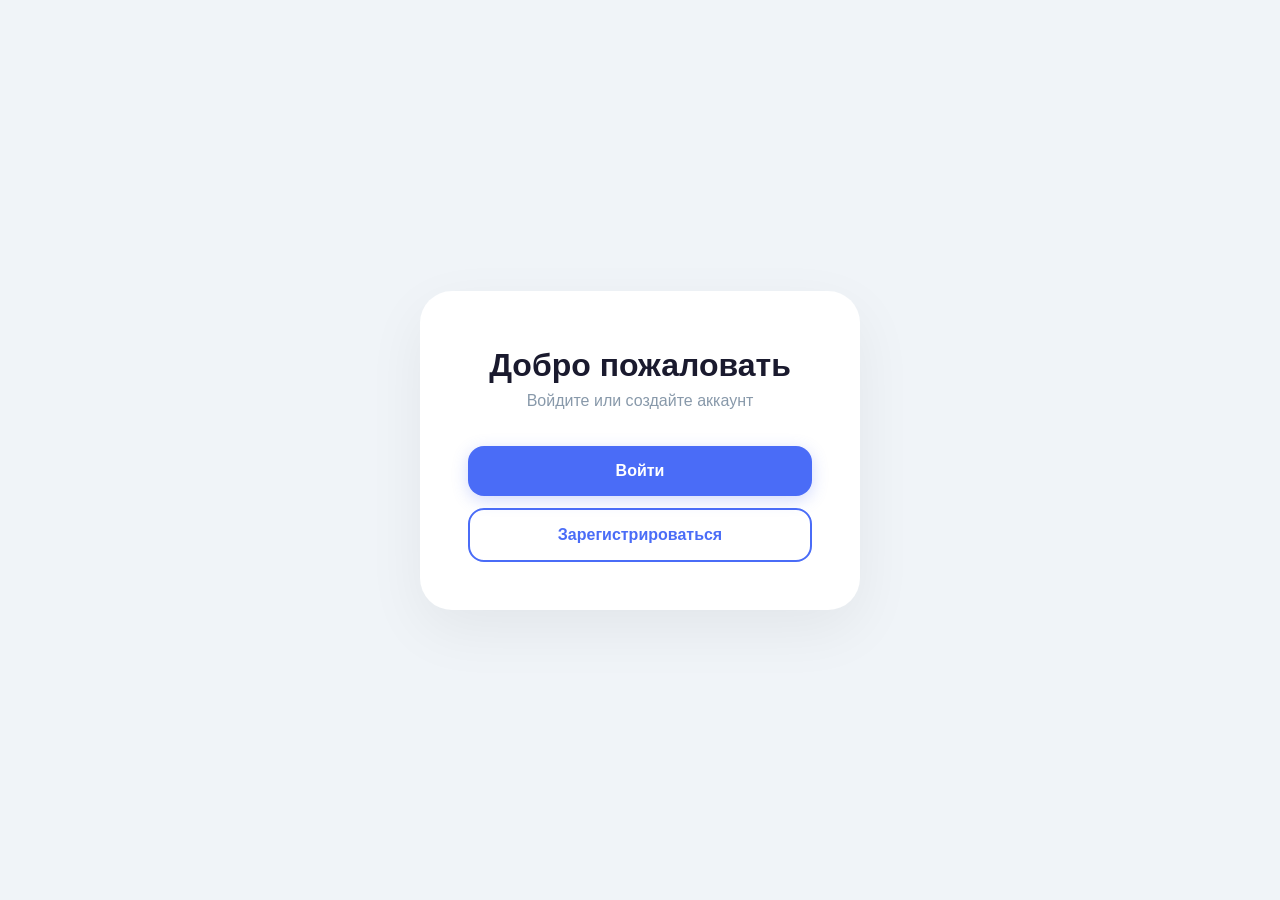
<file: index.html>
<!DOCTYPE html>
<html lang="ru">
<head>
    <meta charset="UTF-8">
    <meta name="viewport" content="width=device-width, initial-scale=1.0">
    <title>Главная</title>
    <link rel="stylesheet" href="style.css">
</head>
<body>
    <div class="start-container">
        <div class="start-box">
            <h1>Добро пожаловать</h1>
            <p class="subtitle">Войдите или создайте аккаунт</p>

            <div class="btn-group">
                <a href="login.html" class="btn btn-primary">Войти</a>
                <a href="register.html" class="btn btn-secondary">Зарегистрироваться</a>
            </div>
        </div>
    </div>

    <script src="script.js"></script>
</body>
</html>
</file>
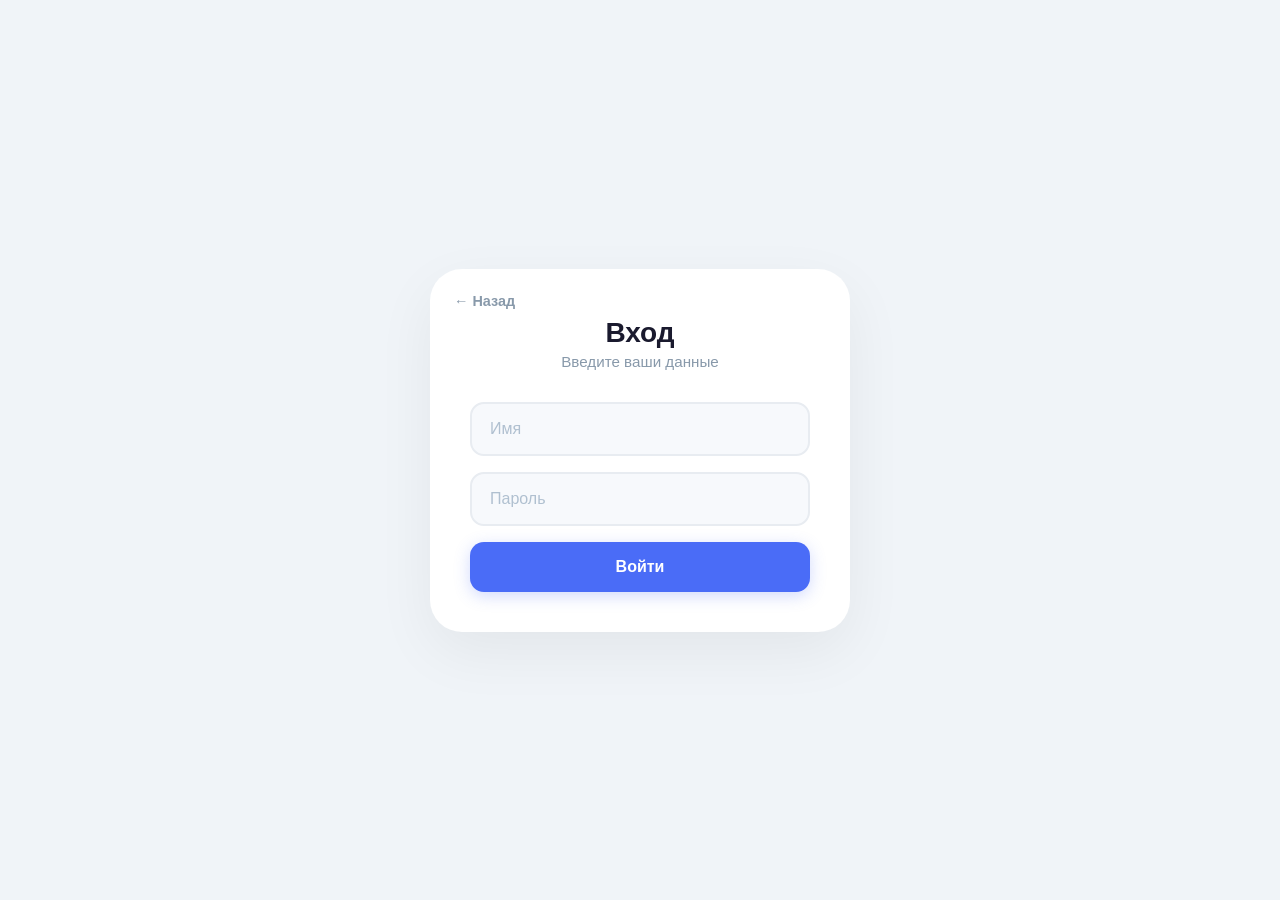
<file: login.html>
<!DOCTYPE html>
<html lang="ru">
<head>
    <meta charset="UTF-8">
    <meta name="viewport" content="width=device-width, initial-scale=1.0">
    <title>Вход</title>
    <link rel="stylesheet" href="style.css">
</head>
<body>
    <div class="auth-container">
        <div class="auth-box">
            <button class="back-link" onclick="window.location.href='index.html'">← Назад</button>
            <h1>Вход</h1>
            <p class="subtitle">Введите ваши данные</p>

            <form id="loginForm">
                <div class="input-group">
                    <input type="text" id="loginNameInput" placeholder="Имя" required>
                </div>
                <div class="input-group">
                    <input type="password" id="loginPasswordInput" placeholder="Пароль" required>
                </div>
                <button type="submit" class="btn btn-primary btn-full" id="loginBtn">
                    Войти
                </button>
            </form>
        </div>
    </div>

    <script src="script.js"></script>
</body>
</html>
</file>
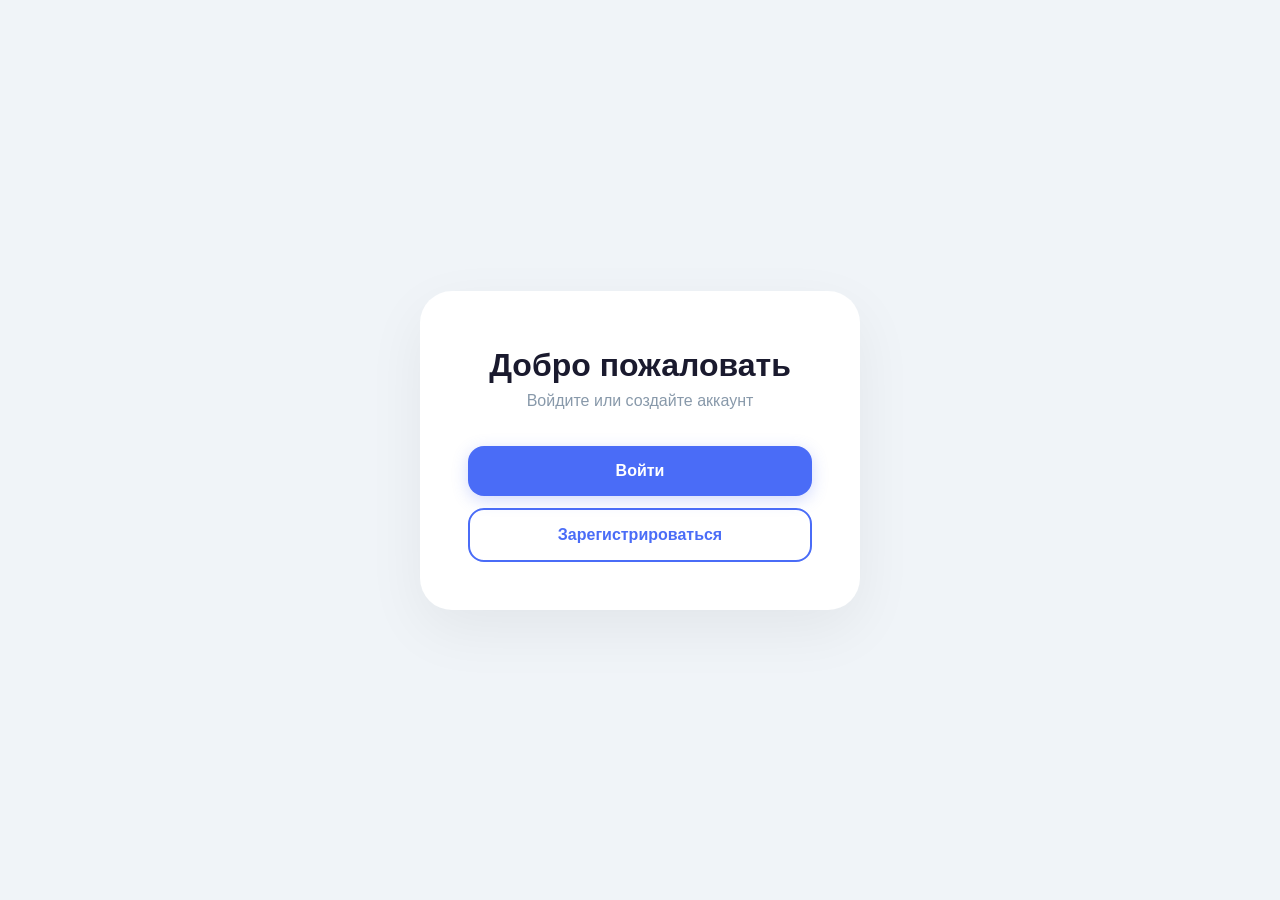
<file: profile.html>
<!DOCTYPE html>
<html lang="ru">
<head>
    <meta charset="UTF-8">
    <meta name="viewport" content="width=device-width, initial-scale=1.0">
    <title>Профиль</title>
    <link rel="stylesheet" href="style.css">
</head>
<body>
    <div class="profile-container">
        <!-- Левая панель -->
        <div class="profile-sidebar">
            <div class="avatar-wrapper">
                <img id="avatarImage" class="avatar" src="" alt="Аватар">
                <label for="avatarInput" class="avatar-upload-btn">
                    <span>📷</span>
                </label>
                <input type="file" id="avatarInput" accept="image/*">
            </div>
            <h2 id="profileName">Имя</h2>
            <button id="logoutBtn" class="btn-danger">Выйти</button>
        </div>

        <!-- Правая часть -->
        <div class="profile-content">
            <h1>Личный кабинет</h1>
            <p>Добро пожаловать в ваш профиль</p>

            <!-- Две кнопки -->
            <div class="profile-info">
                <button class="info-card" onclick="window.location.href='tasks.html'">
                    <span class="icon">📚</span>
                    <h3>Задачи</h3>
                    <p>Решайте задания</p>
                </button>
                <button class="info-card" onclick="window.location.href='topics.html'">
                    <span class="icon">📖</span>
                    <h3>Учебник</h3>
                    <p>Изучайте темы</p>
                </button>
            </div>
        </div>
    </div>

    <script src="script.js"></script>
</body>
</html>
</file>
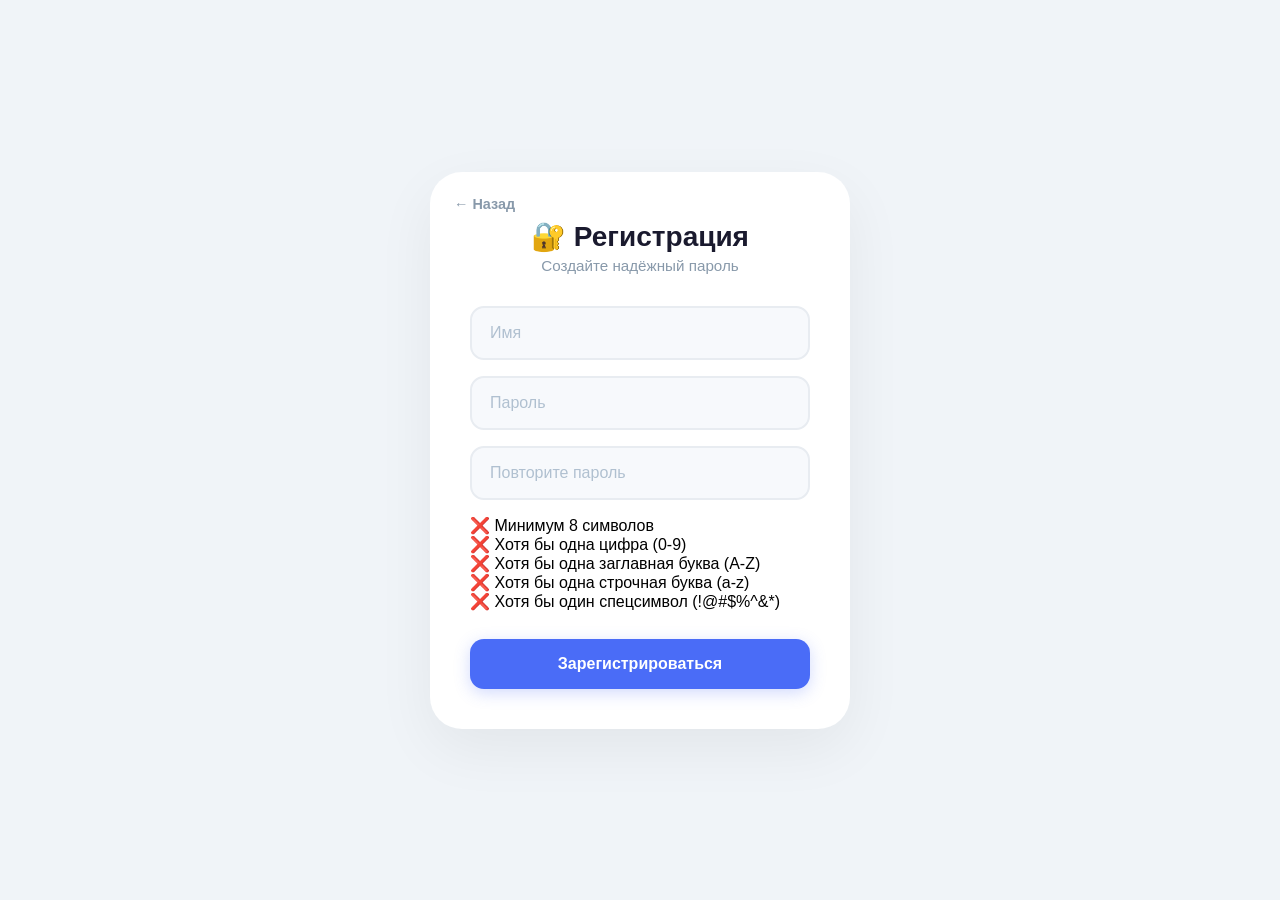
<file: register.html>
<!DOCTYPE html>
<html lang="ru">
<head>
    <meta charset="UTF-8">
    <meta name="viewport" content="width=device-width, initial-scale=1.0">
    <title>Регистрация</title>
    <link rel="stylesheet" href="style.css">
</head>
<body>
    <div class="auth-container">
        <div class="auth-box">
            <button class="back-link" onclick="window.location.href='index.html'">← Назад</button>
            <h1>🔐 Регистрация</h1>
            <p class="subtitle">Создайте надёжный пароль</p>

            <form id="registerForm">
                <div class="input-group">
                    <input type="text" id="registerNameInput" placeholder="Имя" required>
                </div>
                <div class="input-group">
                    <input type="password" id="registerPasswordInput" placeholder="Пароль" required>
                </div>
                <div class="input-group">
                    <input type="password" id="registerPasswordConfirmInput" placeholder="Повторите пароль" required>
                </div>

                <!-- Требования к паролю -->
                <div id="passwordRequirements" class="password-requirements">
                    <div class="requirement" data-rule="length">❌ Минимум 8 символов</div>
                    <div class="requirement" data-rule="digit">❌ Хотя бы одна цифра (0-9)</div>
                    <div class="requirement" data-rule="uppercase">❌ Хотя бы одна заглавная буква (A-Z)</div>
                    <div class="requirement" data-rule="lowercase">❌ Хотя бы одна строчная буква (a-z)</div>
                    <div class="requirement" data-rule="special">❌ Хотя бы один спецсимвол (!@#$%^&*)</div>
                </div>

                <div id="passwordHint" class="password-hint"></div>
                <button type="submit" class="btn btn-primary btn-full" id="registerBtn">
                    Зарегистрироваться
                </button>
            </form>
        </div>
    </div>

    <script src="script.js"></script>
</body>
</html>
</file>
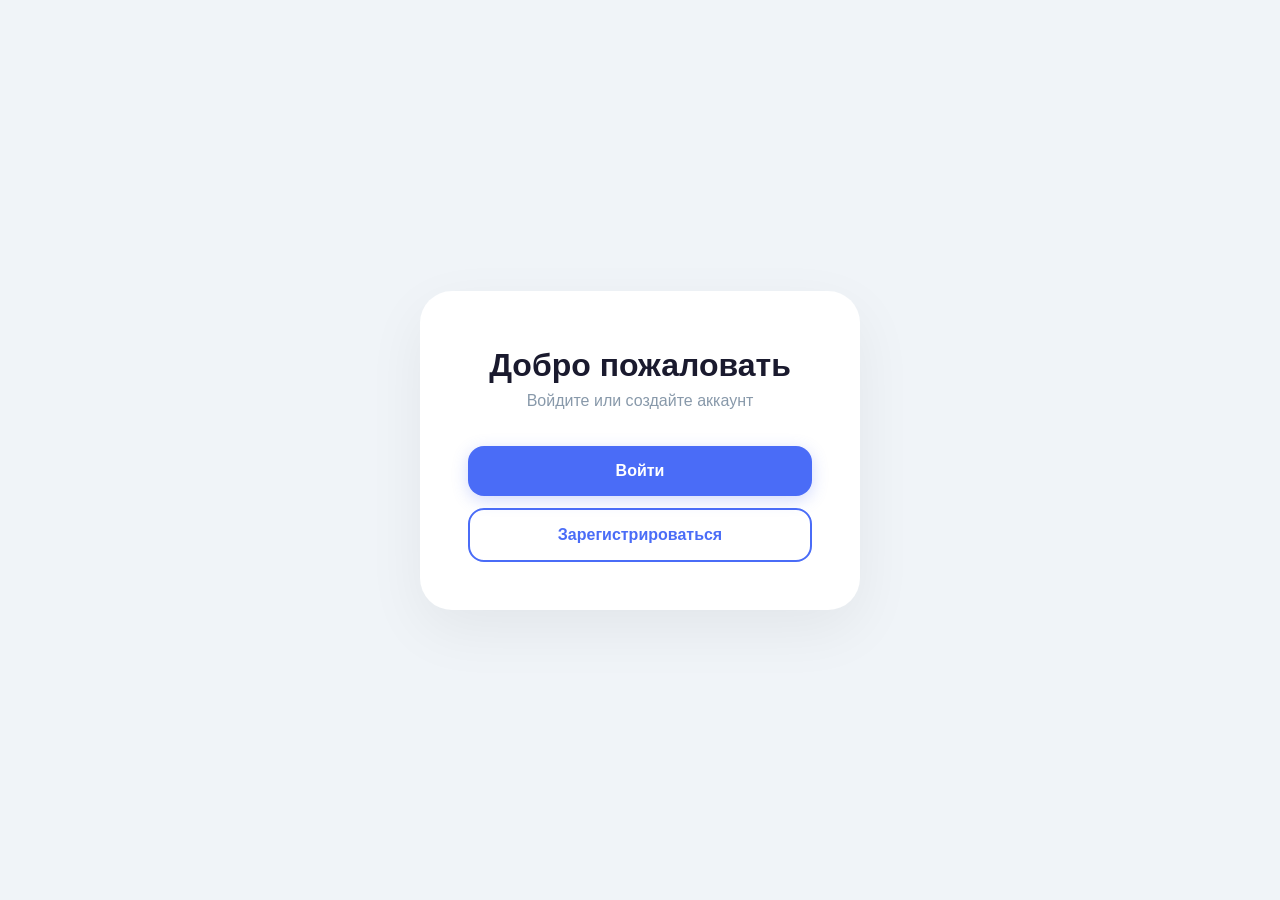
<file: tasks.html>
<!DOCTYPE html>
<html lang="ru">
<head>
    <meta charset="UTF-8">
    <meta name="viewport" content="width=device-width, initial-scale=1.0">
    <title>Задачи</title>
    <link rel="stylesheet" href="style.css">
</head>
<body>
    <div class="profile-container">
        <!-- Левая панель -->
        <div class="profile-sidebar">
            <!-- Аватар -->
            <div class="avatar-wrapper">
                <img id="avatarImage" class="avatar" src="" alt="Аватар">
                <label for="avatarInput" class="avatar-upload-btn">
                    <span>📷</span>
                </label>
                <input type="file" id="avatarInput" accept="image/*">
            </div>

            <!-- Имя -->
            <h2 id="profileName">Имя</h2>

            <!-- СТАТИСТИКА ПОД АВАТАРОМ -->
            <div class="stats-container">
                <div class="stat-item">
                    <span class="stat-label">📊 Всего попыток</span>
                    <span class="stat-number" id="totalTasks">0</span>
                </div>
                <div class="stat-item">
                    <span class="stat-label">✅ Правильно</span>
                    <span class="stat-number" id="completedTasks">0</span>
                </div>
                <div class="stat-item">
                    <span class="stat-label">📈 Прогресс</span>
                    <span class="stat-number" id="progressPercent">0%</span>
                </div>
                <div class="stat-item">
                    <span class="stat-label">❌ Неправильно</span>
                    <span class="stat-number" id="wrongCount">0</span>
                </div>
                <div class="stat-item">
                    <span class="stat-label">✅ Решено правильно -</span>
                    <span class="stat-number" id="as">0</span>
                </div>
            </div>
        </div>

        <!-- Правая часть -->
        <div class="profile-content">
            <button class="back-link" onclick="window.location.href='profile.html'">← Назад</button>

            <h1>Мои задачи</h1>
            <p>Решайте задачи и отслеживайте прогресс</p>

            <!-- Контейнер для теста -->
            <div id="container" style="margin-top: 20px;"></div>

            <!-- Контейнер для задач -->
            <div id="tasksContainer" style="margin-top: 30px;"></div>

            <!-- Кнопка -->
            <div style="margin-top: 30px;">
                <button id="button" class="btn-start">
                    Типы данных
                </button>
            </div>
        </div>
    </div>

    <script src="script.js"></script>
</body>
</html>
</file>
<file: style.css>
/* ============================================
   ОБЩИЕ СТИЛИ
   ============================================ */

* {
    margin: 0;
    padding: 0;
    box-sizing: border-box;
}

body {
    font-family: -apple-system, BlinkMacSystemFont, 'Segoe UI', Roboto, Arial, sans-serif;
    background: #f0f4f8;
    min-height: 100vh;
}

/* ============================================
   СТАРТОВАЯ СТРАНИЦА (index.html)
   ============================================ */

.start-container {
    display: flex;
    justify-content: center;
    align-items: center;
    min-height: 100vh;
    padding: 20px;
}

.start-box {
    background: #ffffff;
    border-radius: 32px;
    padding: 56px 48px 48px;
    max-width: 440px;
    width: 100%;
    box-shadow: 0 20px 60px rgba(0, 0, 0, 0.06);
    text-align: center;
}

.start-box h1 {
    font-size: 2rem;
    font-weight: 700;
    color: #1a1a2e;
    margin-bottom: 8px;
}

.start-box .subtitle {
    font-size: 1rem;
    color: #8899aa;
    margin-bottom: 36px;
}

.btn-group {
    display: flex;
    flex-direction: column;
    gap: 12px;
}

/* ============================================
   КНОПКИ
   ============================================ */

.btn {
    padding: 16px 32px;
    border: none;
    border-radius: 16px;
    font-size: 1rem;
    font-weight: 600;
    text-decoration: none;
    cursor: pointer;
    transition: all 0.3s ease;
    font-family: inherit;
    text-align: center;
    display: inline-block;
}

.btn-primary {
    background: #4a6cf7;
    color: #ffffff;
    box-shadow: 0 4px 16px rgba(74, 108, 247, 0.25);
}

.btn-primary:hover {
    background: #3a5cd7;
    transform: translateY(-2px);
    box-shadow: 0 8px 28px rgba(74, 108, 247, 0.35);
}

.btn-secondary {
    background: transparent;
    color: #4a6cf7;
    border: 2px solid #4a6cf7;
}

.btn-secondary:hover {
    background: #f0f4ff;
    transform: translateY(-2px);
}

.btn-full {
    width: 100%;
    padding: 16px;
    border-radius: 14px;
}

/* ============================================
   ОКНА ВХОДА / РЕГИСТРАЦИИ
   ============================================ */

.auth-container {
    display: flex;
    justify-content: center;
    align-items: center;
    min-height: 100vh;
    padding: 20px;
}

.auth-box {
    background: #ffffff;
    border-radius: 32px;
    padding: 48px 40px 40px;
    max-width: 420px;
    width: 100%;
    box-shadow: 0 20px 60px rgba(0, 0, 0, 0.06);
    position: relative;
}

.auth-box .back-link {
    background: none;
    border: none;
    color: #8899aa;
    font-size: 0.9rem;
    cursor: pointer;
    font-family: inherit;
    padding: 4px 0;
    transition: color 0.2s;
    position: absolute;
    top: 20px;
    left: 24px;
}

.auth-box .back-link:hover {
    color: #4a6cf7;
}

.auth-box h1 {
    font-size: 1.75rem;
    font-weight: 700;
    color: #1a1a2e;
    margin-bottom: 4px;
    text-align: center;
}

.auth-box .subtitle {
    font-size: 0.95rem;
    color: #8899aa;
    margin-bottom: 32px;
    text-align: center;
}

/* ============================================
   ПОЛЯ ВВОДА
   ============================================ */

.input-group {
    margin-bottom: 16px;
}

.input-group input {
    width: 100%;
    padding: 16px 18px;
    background: #f7f9fc;
    border: 2px solid #e8ecf1;
    border-radius: 14px;
    font-size: 1rem;
    color: #1a1a2e;
    transition: all 0.3s ease;
    outline: none;
    font-family: inherit;
}

.input-group input:focus {
    border-color: #4a6cf7;
    background: #ffffff;
    box-shadow: 0 0 0 4px rgba(74, 108, 247, 0.08);
}

.input-group input::placeholder {
    color: #b0c0d0;
}

/* ============================================
   ПРОФИЛЬ (profile.html)
   ============================================ */

.profile-container {
    display: flex;
    min-height: 100vh;
    width: 100%;
    background: #f0f4f8;
}

/* ----- ЛЕВАЯ ПАНЕЛЬ ----- */
.profile-sidebar {
    width: 280px;
    background: #ffffff;
    border-right: 1px solid #e8ecf1;
    display: flex;
    flex-direction: column;
    align-items: center;
    padding: 48px 24px;
    flex-shrink: 0;
}

/* ----- АВАТАР ----- */
.avatar-wrapper {
    position: relative;
    width: 120px;
    height: 120px;
    margin-bottom: 20px;
    flex-shrink: 0;
}

.avatar {
    width: 120px;
    height: 120px;
    border-radius: 50%;
    object-fit: cover;
    border: 3px solid #4a6cf7;
    background: #f7f9fc;
    display: block;
}

.avatar-upload-btn {
    position: absolute;
    bottom: 2px;
    right: 2px;
    background: #4a6cf7;
    color: white;
    width: 36px;
    height: 36px;
    border-radius: 50%;
    display: flex;
    align-items: center;
    justify-content: center;
    cursor: pointer;
    font-size: 16px;
    transition: background 0.3s;
    border: 2px solid #ffffff;
}

.avatar-upload-btn:hover {
    background: #3a5cd7;
}

#avatarInput {
    display: none;
}

/* ----- ИМЯ В ПРОФИЛЕ ----- */
.profile-sidebar h2 {
    font-size: 1.3rem;
    font-weight: 600;
    color: #1a1a2e;
    margin-bottom: 24px;
}

/* ----- КНОПКА ВЫХОДА ----- */
.btn-danger {
    padding: 10px 32px;
    background: transparent;
    color: #ea4335;
    border: 2px solid #ea4335;
    border-radius: 12px;
    font-size: 0.95rem;
    font-weight: 600;
    cursor: pointer;
    transition: all 0.3s ease;
    font-family: inherit;
}

.btn-danger:hover {
    background: #ea4335;
    color: #ffffff;
    transform: translateY(-2px);
    box-shadow: 0 8px 25px rgba(234, 67, 53, 0.2);
}

/* ----- ПРАВАЯ ЧАСТЬ ----- */
.profile-content {
    flex: 1;
    padding: 48px 56px;
}

.profile-content h1 {
    font-size: 2rem;
    font-weight: 700;
    color: #1a1a2e;
    margin-bottom: 8px;
    text-align: left;
}

.profile-content > p {
    color: #8899aa;
    font-size: 1rem;
    margin-bottom: 32px;
}

/* ----- КНОПКИ В ПРОФИЛЕ (Задачи / Учебник) ----- */
.profile-info {
    display: grid;
    grid-template-columns: 1fr 1fr;
    gap: 20px;
    margin-top: 8px;
}

.info-card {
    background: #ffffff;
    padding: 32px 28px;
    border-radius: 16px;
    border: 2px solid #e8ecf1;
    cursor: pointer;
    transition: all 0.3s cubic-bezier(0.4, 0, 0.2, 1);
    text-align: center;
    font-family: inherit;
    font-size: 1rem;
    color: #1a1a2e;
    position: relative;
    overflow: hidden;
}

.info-card::before {
    content: '';
    position: absolute;
    top: -50%;
    left: -50%;
    width: 200%;
    height: 200%;
    background: radial-gradient(circle, rgba(74, 108, 247, 0.05), transparent 70%);
    opacity: 0;
    transition: opacity 0.4s ease;
}

.info-card:hover::before {
    opacity: 1;
}

.info-card .icon {
    font-size: 2rem;
    display: block;
    margin-bottom: 8px;
}

.info-card h3 {
    font-size: 1.1rem;
    font-weight: 600;
    color: #1a1a2e;
    margin-bottom: 4px;
    transition: color 0.3s ease;
}

.info-card p {
    font-size: 0.9rem;
    color: #8899aa;
    margin: 0;
    transition: color 0.3s ease;
}

.info-card:hover {
    transform: translateY(-6px);
    box-shadow: 0 12px 40px rgba(74, 108, 247, 0.12);
    border-color: #4a6cf7;
}

.info-card:hover h3 {
    color: #4a6cf7;
}

.info-card:hover p {
    color: #4a6cf7;
}

.info-card:active {
    transform: scale(0.96);
    transition-duration: 0.1s;
}

/* Анимация появления */
.info-card {
    animation: fadeSlideUp 0.5s ease forwards;
    opacity: 0;
}

.info-card:nth-child(1) {
    animation-delay: 0.1s;
}

.info-card:nth-child(2) {
    animation-delay: 0.2s;
}

@keyframes fadeSlideUp {
    from {
        opacity: 0;
        transform: translateY(20px);
    }
    to {
        opacity: 1;
        transform: translateY(0);
    }
}

/* ============================================
   ЗАДАЧИ (tasks.html)
   ============================================ */

/* Кнопка "Назад" */
.back-link {
    background: none;
    border: none;
    color: #4a6cf7;
    font-size: 0.95rem;
    font-weight: 600;
    cursor: pointer;
    padding: 8px 0;
    margin-bottom: 16px;
    font-family: inherit;
    transition: color 0.2s;
}

.back-link:hover {
    color: #3a5cd7;
}

/* Карточка задачи */
.task-card {
    display: flex;
    align-items: center;
    gap: 15px;
    padding: 16px 20px;
    border: 2px solid #e8ecf1;
    border-radius: 12px;
    background: white;
    cursor: pointer;
    transition: all 0.3s ease;
    margin-bottom: 12px;
    max-width: 800px;
}

.task-card:hover {
    border-color: #4a6cf7;
    transform: translateX(5px);
}

.task-card.completed {
    border-color: #34a853;
    background: #f0fdf4;
}

.task-card.completed .task-title {
    color: #34a853;
}

.task-card input[type="checkbox"] {
    transform: scale(1.5);
    accent-color: #4a6cf7;
    cursor: pointer;
    flex-shrink: 0;
}

.task-card.completed input[type="checkbox"] {
    accent-color: #34a853;
}

.task-title {
    font-size: 20px;
    font-weight: 500;
    color: #1a1a2e;
    flex: 1;
}

.task-status {
    font-size: 14px;
    color: #8899aa;
    background: #f0f4f8;
    padding: 4px 12px;
    border-radius: 20px;
}

/* ============================================
   ТЕСТ ВНУТРИ ЗАДАЧ
   ============================================ */

.test-container {
    display: none;
    padding: 20px;
    background: #f7f9fc;
    border-radius: 12px;
    margin-bottom: 16px;
    border: 1px solid #e8ecf1;
    max-width: 800px;
}

.test-container.show {
    display: block;
    animation: fadeIn 0.3s ease;
}

@keyframes fadeIn {
    from {
        opacity: 0;
        transform: translateY(-10px);
    }
    to {
        opacity: 1;
        transform: translateY(0);
    }
}

.test-container .question {
    font-size: 18px;
    font-weight: 600;
    color: #1a1a2e;
    margin-bottom: 12px;
}

.test-container .option {
    display: block;
    padding: 10px 14px;
    margin: 6px 0;
    background: white;
    border: 2px solid #e8ecf1;
    border-radius: 8px;
    cursor: pointer;
    font-size: 15px;
    transition: all 0.2s ease;
}

.test-container .option:hover {
    border-color: #4a6cf7;
    background: #f0f4ff;
}

.test-container .option input[type="radio"] {
    margin-right: 12px;
    accent-color: #4a6cf7;
}

.test-container .btn {
    padding: 10px 24px;
    background: #4a6cf7;
    color: white;
    border: none;
    border-radius: 8px;
    cursor: pointer;
    font-weight: 600;
    margin-top: 10px;
}

.test-container .btn:hover {
    background: #3367d6;
}

.test-container .result {
    margin-top: 12px;
    padding: 12px;
    border-radius: 8px;
    font-weight: bold;
    font-size: 16px;
    display: none;
}

.test-container .result.correct {
    display: block;
    background: #e8f5e9;
    color: #34a853;
}

.test-container .result.wrong {
    display: block;
    background: #fce8e6;
    color: #ea4335;
}

.test-container .result.warning {
    display: block;
    background: #fff3e0;
    color: #fbbc04;
}

.test-container .correct-answer {
    margin-top: 8px;
    padding: 8px 12px;
    background: #e8f5e9;
    border-radius: 6px;
    color: #34a853;
    font-weight: 500;
    display: none;
}

.test-container .correct-answer.show {
    display: block;
}

/* ============================================
   УЧЕБНИК (topics.html)
   ============================================ */

.topic-card {
    background: #ffffff;
    padding: 20px 24px;
    border-radius: 12px;
    border: 2px solid #e8ecf1;
    margin-bottom: 12px;
    max-width: 800px;
    transition: all 0.3s ease;
    cursor: pointer;
}

.topic-card:hover {
    border-color: #4a6cf7;
    transform: translateX(5px);
}

.topic-card h3 {
    font-size: 18px;
    color: #1a1a2e;
    margin-bottom: 4px;
}

.topic-card p {
    color: #8899aa;
    font-size: 0.95rem;
}

.topic-card .badge {
    display: inline-block;
    background: #e8ecf1;
    color: #4a6cf7;
    padding: 2px 12px;
    border-radius: 20px;
    font-size: 0.8rem;
    margin-top: 8px;
}

/* ============================================
   ПОДСКАЗКА ДЛЯ ПАРОЛЯ
   ============================================ */

.password-hint {
    font-size: 0.85rem;
    color: #8899aa;
    margin-top: -8px;
    margin-bottom: 12px;
    padding: 4px 0;
    min-height: 24px;
}

.password-hint.valid {
    color: #34a853;
}

.password-hint.invalid {
    color: #ea4335;
}

/* ============================================
   АДАПТИВ
   ============================================ */

@media (max-width: 768px) {
    .profile-container {
        flex-direction: column;
    }

    .profile-sidebar {
        width: 100%;
        border-right: none;
        border-bottom: 1px solid #e8ecf1;
        padding: 24px 20px;
        flex-direction: row;
        flex-wrap: wrap;
        justify-content: center;
        gap: 16px;
    }

    .profile-sidebar h2 {
        margin-bottom: 0;
        width: 100%;
        text-align: center;
    }

    .profile-content {
        padding: 30px 24px;
    }

    .profile-info {
        grid-template-columns: 1fr;
    }

    .start-box {
        padding: 40px 28px 32px;
    }

    .auth-box {
        padding: 40px 24px 32px;
    }
}

@media (max-width: 480px) {
    .start-box {
        padding: 32px 20px 28px;
    }

    .auth-box {
        padding: 32px 20px 28px;
    }

    .profile-sidebar {
        padding: 20px 16px;
    }

    .avatar-wrapper {
        width: 100px;
        height: 100px;
    }

    .avatar {
        width: 100px;
        height: 100px;
    }

    .avatar-upload-btn {
        width: 32px;
        height: 32px;
        font-size: 14px;
    }

    .profile-content {
        padding: 24px 16px;
    }

    .profile-content h1 {
        font-size: 1.5rem;
    }

    .task-card input[type="checkbox"] {
        transform: scale(1.2);
    }

    .task-title {
        font-size: 16px;
    }

    .test-container {
        padding: 12px;
    }
}

/* ============================================
   ФИКС: КНОПКА ВСЕГДА ВНИЗУ
   ============================================ */

.content-wrapper {
    display: flex;
    flex-direction: column;
    height: 100%;
    min-height: 500px; /* или больше */
}

.content-scroll {
    flex: 1;
    overflow-y: auto;
}

.button-wrapper {
    flex-shrink: 0;
    padding-top: 20px;
    border-top: 1px solid #e8ecf1;
    margin-top: 20px;
}

.btn-start {
    width: 100%;
    padding: 18px 24px;
    background: #ffffff;
    color: #1a1a2e;
    border: 2px solid #e8ecf1;
    border-radius: 14px;
    font-size: 18px;
    font-weight: 600;
    cursor: pointer;
    transition: all 0.3s ease;
    font-family: inherit;
    text-align: center;
    box-shadow: 0 2px 8px rgba(0, 0, 0, 0.04);
    box-sizing: border-box;
    display: block;
}

.btn-start:hover {
    border-color: #4a6cf7;
    background: #f0f4ff;
    transform: translateY(-2px);
    box-shadow: 0 8px 30px rgba(74, 108, 247, 0.12);
}

.btn-start:active {
    transform: scale(1);
    background: #e8f0fe;
}

/* ============================================
   СТИЛИ ДЛЯ ТЕСТА
   ============================================ */

/* Контейнер теста */
.test-wrapper {
    background: #ffffff;
    border-radius: 16px;
    padding: 28px 30px 30px;
    border: 2px solid #e8ecf1;
    box-shadow: 0 4px 20px rgba(0, 0, 0, 0.04);
    max-width: 700px;
    margin: 0 auto;
    animation: fadeIn 0.3s ease;
}

/* Заголовок теста */
.test-wrapper .test-header {
    display: flex;
    align-items: center;
    justify-content: space-between;
    margin-bottom: 18px;
    padding-bottom: 14px;
    border-bottom: 2px solid #f0f4f8;
}

.test-wrapper .test-header h3 {
    font-size: 20px;
    font-weight: 700;
    color: #1a1a2e;
    margin: 0;
}

.test-wrapper .test-header .test-number {
    font-size: 14px;
    color: #8899aa;
    background: #f0f4f8;
    padding: 4px 14px;
    border-radius: 20px;
}

/* Вопрос */
.test-wrapper .question-text {
    font-size: 18px;
    font-weight: 600;
    color: #1a1a2e;
    margin-bottom: 16px;
    padding: 12px 16px;
    background: #f7f9fc;
    border-radius: 10px;
    border-left: 4px solid #4a6cf7;
}

/* Варианты ответов */
.test-wrapper .options-group {
    display: flex;
    flex-direction: column;
    gap: 8px;
    margin-bottom: 18px;
}

.test-wrapper .option {
    display: flex;
    align-items: center;
    padding: 12px 16px;
    background: #f7f9fc;
    border: 2px solid #e8ecf1;
    border-radius: 10px;
    cursor: pointer;
    transition: all 0.25s ease;
    font-size: 16px;
    color: #1a1a2e;
}

.test-wrapper .option:hover {
    border-color: #4a6cf7;
    background: #f0f4ff;
    transform: translateX(4px);
}

.test-wrapper .option input[type="radio"] {
    margin-right: 14px;
    accent-color: #4a6cf7;
    width: 18px;
    height: 18px;
    cursor: pointer;
    flex-shrink: 0;
}

.test-wrapper .option .letter {
    display: inline-flex;
    align-items: center;
    justify-content: center;
    width: 28px;
    height: 28px;
    background: #e8ecf1;
    border-radius: 50%;
    font-weight: 700;
    font-size: 14px;
    color: #556677;
    margin-right: 12px;
    flex-shrink: 0;
    transition: all 0.25s ease;
}

.test-wrapper .option:hover .letter {
    background: #4a6cf7;
    color: #ffffff;
}

/* Выбранный вариант */
.test-wrapper .option.selected {
    border-color: #4a6cf7;
    background: #e8f0fe;
}

.test-wrapper .option.selected .letter {
    background: #4a6cf7;
    color: #ffffff;
}

/* Кнопка "Проверить" */
.test-wrapper .btn-check {
    padding: 12px 32px;
    background: #4a6cf7;
    color: #ffffff;
    border: none;
    border-radius: 10px;
    font-size: 16px;
    font-weight: 600;
    cursor: pointer;
    transition: all 0.3s ease;
    margin-top: 6px;
    width: 100%;
}

.test-wrapper .btn-check:hover {
    background: #3a5cd7;
    transform: translateY(-2px);
    box-shadow: 0 6px 24px rgba(74, 108, 247, 0.25);
}

.test-wrapper .btn-check:active {
    transform: scale(0.97);
}

.test-wrapper .btn-check:disabled {
    opacity: 0.5;
    cursor: not-allowed;
    transform: none !important;
}

/* Результат */
.test-wrapper .result {
    margin-top: 14px;
    padding: 14px 18px;
    border-radius: 10px;
    font-weight: 600;
    font-size: 16px;
    text-align: center;
    display: none;
}

.test-wrapper .result.show {
    display: block;
    animation: fadeIn 0.3s ease;
}

.test-wrapper .result.correct {
    background: #e8f5e9;
    color: #34a853;
    border: 1px solid #c8e6c9;
}

.test-wrapper .result.wrong {
    background: #fce8e6;
    color: #ea4335;
    border: 1px solid #f5c6cb;
}

.test-wrapper .result.warning {
    background: #fff3e0;
    color: #fbbc04;
    border: 1px solid #ffe0b2;
}

/* Правильный ответ (показывается при ошибке) */
.test-wrapper .correct-answer {
    margin-top: 10px;
    padding: 10px 16px;
    background: #e8f5e9;
    border-radius: 8px;
    color: #34a853;
    font-weight: 500;
    font-size: 15px;
    display: none;
    border: 1px solid #c8e6c9;
}

.test-wrapper .correct-answer.show {
    display: block;
    animation: fadeIn 0.3s ease;
}

/* ============================================
   АНИМАЦИЯ
   ============================================ */

@keyframes fadeIn {
    from {
        opacity: 0;
        transform: translateY(-10px);
    }
    to {
        opacity: 1;
        transform: translateY(0);
    }
}

/* ============================================
   АДАПТИВ
   ============================================ */

@media (max-width: 480px) {
    .test-wrapper {
        padding: 18px 16px 20px;
    }

    .test-wrapper .test-header h3 {
        font-size: 17px;
    }

    .test-wrapper .question-text {
        font-size: 16px;
        padding: 10px 14px;
    }

    .test-wrapper .option {
        font-size: 14px;
        padding: 10px 14px;
    }

    .test-wrapper .option .letter {
        width: 24px;
        height: 24px;
        font-size: 12px;
        margin-right: 10px;
    }

    .test-wrapper .btn-check {
        font-size: 15px;
        padding: 12px 20px;
    }

    .test-wrapper .result {
        font-size: 14px;
        padding: 10px 14px;
    }
}

/* ============================================
   СТАТИСТИКА ПОД АВАТАРОМ
   ============================================ */

.stats-container {
    width: 100%;
    margin: 16px 0 20px 0;
    padding: 16px 18px;
    background: #f7f9fc;
    border-radius: 14px;
    border: 1px solid #e8ecf1;
}

.stat-item {
    display: flex;
    justify-content: space-between;
    align-items: center;
    padding: 6px 0;
    border-bottom: 1px solid #eef1f5;
}

.stat-item:last-child {
    border-bottom: none;
}

.stat-label {
    font-size: 14px;
    color: #556677;
    font-weight: 500;
}

.stat-number {
    font-size: 16px;
    font-weight: 700;
    color: #4a6cf7;
    background: #e8f0fe;
    padding: 2px 12px;
    border-radius: 20px;
    min-width: 30px;
    text-align: center;
}

/* Цвета для разных показателей */
.stat-item:nth-child(2) .stat-number {
    color: #34a853;
    background: #e8f5e9;
}

.stat-item:nth-child(3) .stat-number {
    color: #fbbc04;
    background: #fff3e0;
}

.stat-item:nth-child(4) .stat-number {
    color: #ea4335;
    background: #fce8e6;
}

.stat-item:nth-child(5) .stat-number {
    color: #4a6cf7;
    background: #e8f0fe;
}


/* Стиль для пройденного теста */
.test-wrapper.completed {
    border-color: #34a853;
    background: #f0fdf4;
}

.test-wrapper.completed .test-header h3 {
    color: #34a853;
}

.test-wrapper.completed {
    border-color: #34a853;
    background: #f0fdf4;
}

.test-wrapper.completed .test-header h3 {
    color: #34a853;
}


/* ============================================
   КРАСИВЫЕ КНОПКИ ЯЗЫКОВ
   ============================================ */

.lang-buttons {
    width: 100%;
    display: flex;
    flex-direction: column;
    gap: 12px;
    margin-top: 16px;
}

.lang-btn {
    display: flex;
    align-items: center;
    gap: 14px;
    padding: 14px 20px;
    background: #ffffff;
    border: 2px solid #e8ecf1;
    border-radius: 16px;
    cursor: pointer;
    transition: all 0.3s cubic-bezier(0.4, 0, 0.2, 1);
    font-family: inherit;
    font-size: 16px;
    font-weight: 600;
    color: #1a1a2e;
    text-align: left;
    width: 100%;
    position: relative;
    overflow: hidden;
}

/* Эффект подсветки при наведении */
.lang-btn::before {
    content: '';
    position: absolute;
    top: 0;
    left: 0;
    width: 100%;
    height: 100%;
    background: linear-gradient(135deg, rgba(74, 108, 247, 0.08), rgba(74, 108, 247, 0.02));
    opacity: 0;
    transition: opacity 0.3s ease;
}

.lang-btn:hover::before {
    opacity: 1;
}

.lang-btn:hover {
    border-color: #4a6cf7;
    transform: translateY(-3px) scale(1.01);
    box-shadow: 0 8px 30px rgba(74, 108, 247, 0.15);
}

.lang-btn:active {
    transform: scale(0.97);
    transition-duration: 0.1s;
}

/* Иконка */
.lang-btn .lang-icon {
    font-size: 24px;
    width: 40px;
    height: 40px;
    display: flex;
    align-items: center;
    justify-content: center;
    background: #f0f4f8;
    border-radius: 12px;
    flex-shrink: 0;
    transition: all 0.3s ease;
}

.lang-btn:hover .lang-icon {
    background: #e8f0fe;
}

/* Название */
.lang-btn .lang-name {
    flex: 1;
    font-weight: 600;
    font-size: 16px;
    color: #1a1a2e;
    transition: color 0.3s ease;
}

.lang-btn:hover .lang-name {
    color: #4a6cf7;
}

/* Цветовые акценты для разных языков */
.lang-btn.python:hover {
    border-color: #4a6cf7;
    box-shadow: 0 8px 30px rgba(74, 108, 247, 0.15);
}

.lang-btn.python .lang-icon {
    background: #e8f0fe;
}

.lang-btn.cpp:hover {
    border-color: #4a6cf7;
    box-shadow: 0 8px 30px rgba(74, 108, 247, 0.15);
}

.lang-btn.cpp .lang-icon {
    background: #e8f0fe;
}

.lang-btn.pascal:hover {
    border-color: #4a6cf7;
    box-shadow: 0 8px 30px rgba(74, 108, 247, 0.15);
}

.lang-btn.pascal .lang-icon {
    background: #e8f0fe;
}

.lang-btn.js:hover {
    border-color: #4a6cf7;
    box-shadow: 0 8px 30px rgba(74, 108, 247, 0.15);
}

.lang-btn.js .lang-icon {
    background: #e8f0fe;
}

/* Активная кнопка (если нужно) */
.lang-btn.active {
    border-color: #4a6cf7;
    background: #f0f4ff;
}

.lang-btn.active .lang-icon {
    background: #4a6cf7;
    color: #ffffff;
}

/* ============================================
   АДАПТИВ
   ============================================ */

@media (max-width: 480px) {
    .lang-btn {
        padding: 12px 16px;
        border-radius: 14px;
        font-size: 14px;
    }

    .lang-btn .lang-icon {
        font-size: 20px;
        width: 36px;
        height: 36px;
    }

    .lang-btn .lang-name {
        font-size: 14px;
    }
}

/* ============================================
   ПУСТОЕ СОСТОЯНИЕ (когда тема не выбрана)
   ============================================ */

.empty-state {
    text-align: center;
    padding: 60px 20px;
}

.empty-state .empty-icon {
    font-size: 64px;
    display: block;
    margin-bottom: 16px;
}

.empty-state h2 {
    font-size: 28px;
    color: #1a1a2e;
    margin-bottom: 8px;
}

.empty-state p {
    font-size: 18px;
    color: #8899aa;
}

/* ============================================
   СТИЛИ ДЛЯ СТАТЕЙ
   ============================================ */

#container {
    max-width: 900px;
    margin: 0 auto;
    padding: 10px 0;
}

#container h1 {
    font-size: 32px;
    font-weight: 700;
    color: #1a1a2e;
    margin-bottom: 8px;
}

#container > p:first-of-type {
    font-size: 18px;
    color: #8899aa;
    margin-bottom: 30px;
    border-left: 4px solid #4a6cf7;
    padding-left: 16px;
}

#container hr {
    border: none;
    height: 2px;
    background: linear-gradient(to right, #4a6cf7, #e8ecf1);
    margin: 30px 0;
    border-radius: 2px;
}

#container h2 {
    font-size: 26px;
    font-weight: 700;
    color: #1a1a2e;
    margin-top: 30px;
    margin-bottom: 12px;
}

#container h3 {
    font-size: 20px;
    font-weight: 600;
    color: #2a2a4e;
    margin-top: 20px;
    margin-bottom: 10px;
}

#container p {
    font-size: 16px;
    line-height: 1.8;
    color: #445566;
    margin-bottom: 16px;
}

#container p b {
    color: #1a1a2e;
}

#container .quote {
    font-size: 18px;
    font-style: italic;
    color: #4a6cf7;
    padding: 16px 24px;
    background: #f0f4ff;
    border-radius: 12px;
    border-left: 4px solid #4a6cf7;
    margin: 20px 0;
}

#container ul {
    list-style: none;
    padding: 0;
    margin: 12px 0 20px 0;
}

#container ul li {
    padding: 8px 12px 8px 36px;
    background: #f7f9fc;
    border-radius: 8px;
    margin-bottom: 6px;
    font-size: 15px;
    color: #445566;
    position: relative;
}

#container ul li::before {
    content: '▸';
    position: absolute;
    left: 12px;
    color: #4a6cf7;
    font-weight: bold;
}

#container pre {
    background: #1a1a2e;
    color: #e0e0e0;
    padding: 20px 24px;
    border-radius: 14px;
    overflow-x: auto;
    font-family: 'Courier New', Consolas, monospace;
    font-size: 14px;
    line-height: 1.8;
    margin: 16px 0 20px 0;
    border: 1px solid #2a2a4a;
    position: relative;
}

#container pre::before {
    content: '';
    position: absolute;
    top: 0;
    left: 0;
    width: 100%;
    height: 4px;
    background: linear-gradient(to right, #4a6cf7, #7b2ffc);
    border-radius: 14px 14px 0 0;
}

#container .info-box {
    background: #f7f9fc;
    border-radius: 12px;
    padding: 16px 20px;
    border: 1px solid #e8ecf1;
    margin: 16px 0;
}

#container .info-box p {
    margin-bottom: 4px;
    font-size: 15px;
    color: #445566;
}

#container .info-box code {
    background: #e8ecf1;
    padding: 2px 10px;
    border-radius: 4px;
    font-size: 14px;
    color: #1a1a2e;
    font-family: 'Courier New', monospace;
}

/* Адаптив */
@media (max-width: 768px) {
    #container h1 {
        font-size: 26px;
    }

    #container h2 {
        font-size: 22px;
    }

    #container h3 {
        font-size: 18px;
    }

    #container pre {
        font-size: 13px;
        padding: 16px 18px;
    }
}

@media (max-width: 480px) {
    #container h1 {
        font-size: 22px;
    }

    #container h2 {
        font-size: 19px;
    }

    #container h3 {
        font-size: 16px;
    }

    #container pre {
        font-size: 12px;
        padding: 12px 14px;
    }

    #container p {
        font-size: 14px;
    }

    .empty-state .empty-icon {
        font-size: 48px;
    }

    .empty-state h2 {
        font-size: 22px;
    }
}

.avatar-wrapper {
    position: relative;
    width: 120px;
    height: 120px;
    margin-bottom: 20px;
    flex-shrink: 0;
}

.avatar {
    width: 120px;
    height: 120px;
    border-radius: 50%;
    object-fit: cover;
    border: 3px solid #4a6cf7;
    background: #f0f4f8;
    display: block;
}
</file>
